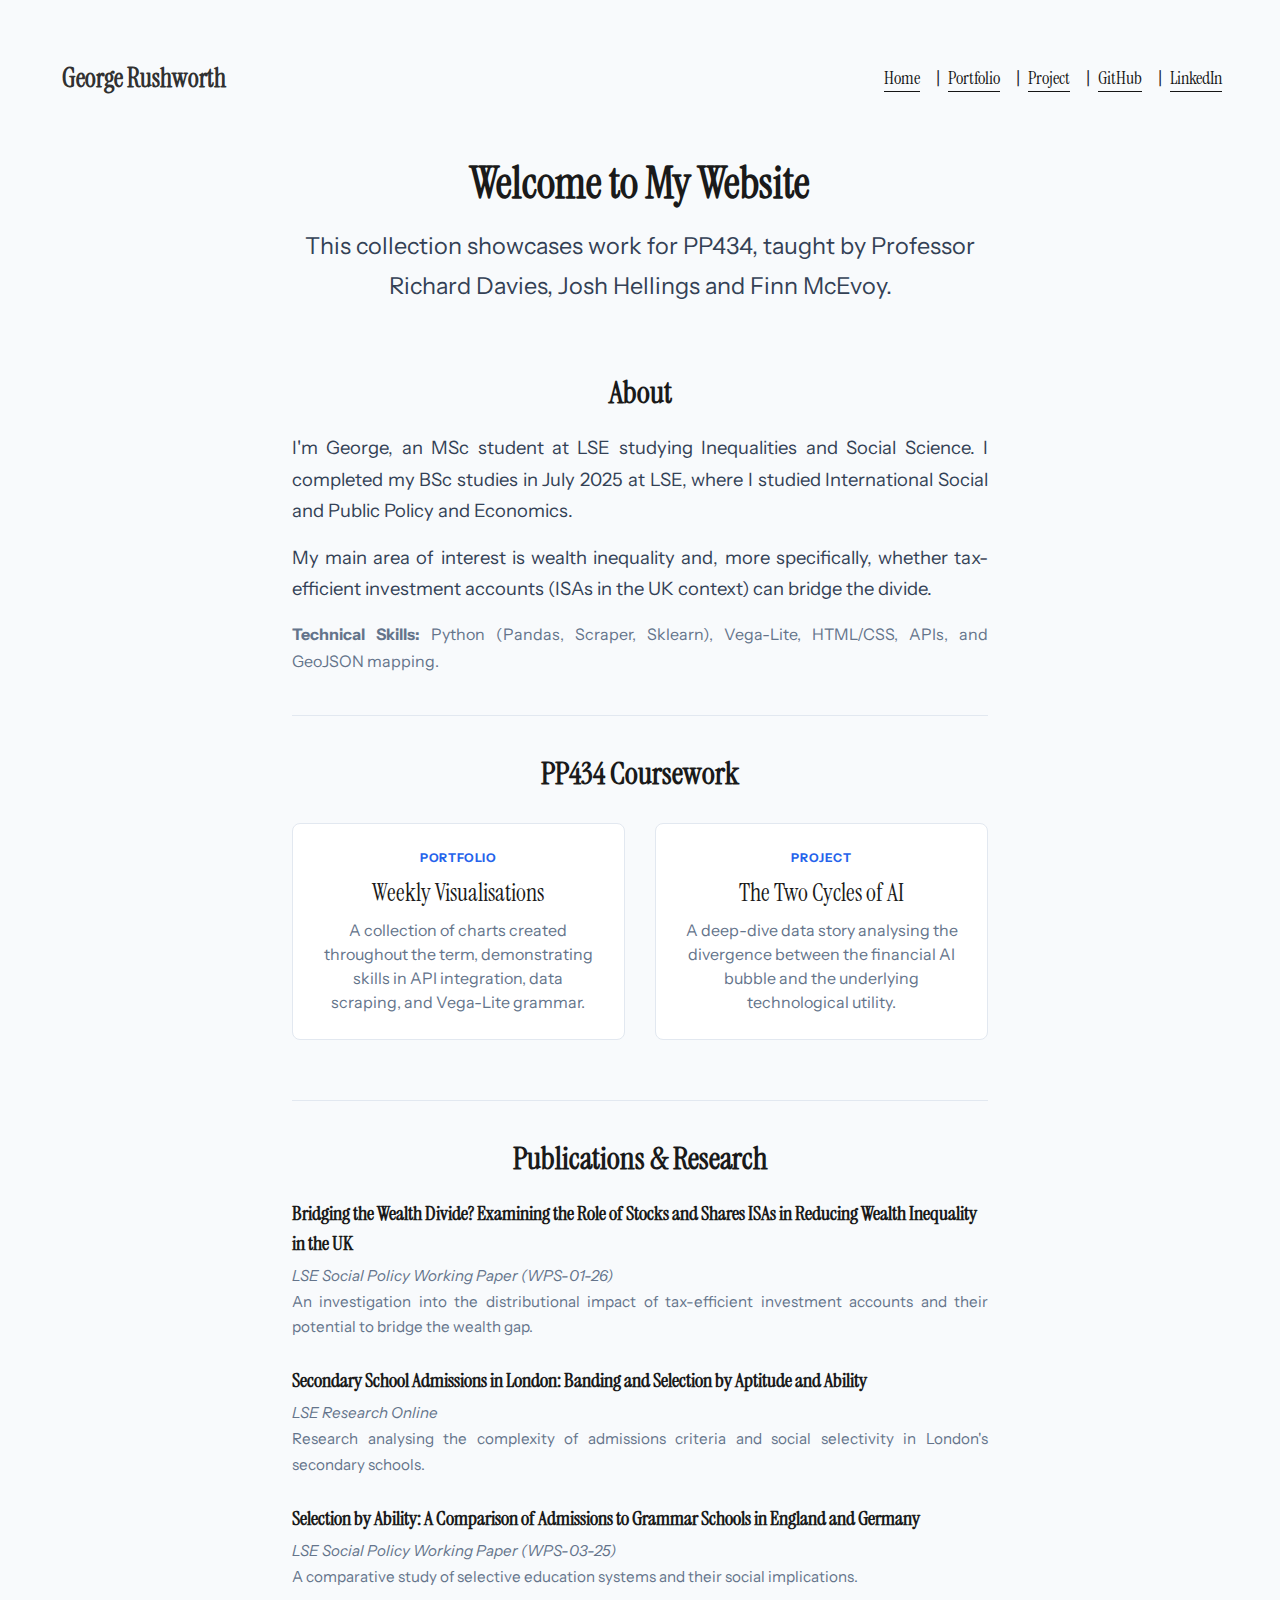
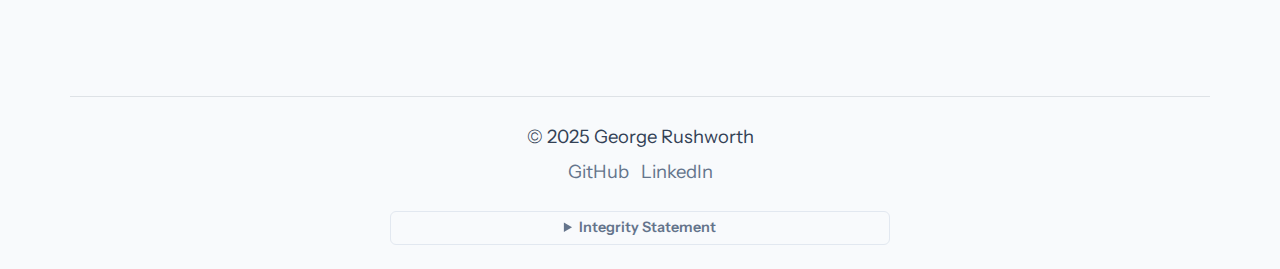
<file: index.html>
<!doctype html>
<html class="h-100" lang="en">

<head>
    <meta charset="utf-8">
    <meta name="viewport" content="width=device-width,initial-scale=1,shrink-to-fit=no">
    <title>Home | George Rushworth</title>
    
    <link href="https://fonts.googleapis.com/css2?family=Instrument+Sans:wght@400;600;700&family=Instrument+Serif:ital,wght@0,400;0,600;1,400;1,600&display=swap" rel="stylesheet">
    
    <link rel="stylesheet" href="theme.css">

    <link rel="icon" type="image/svg+xml" href="favicon.svg">
    <link rel="alternate icon" href="favicon.svg">
    
    <meta property="og:title" content="Home | George Rushworth">
    <meta property="og:description" content="A portfolio of data visualisation and economic analysis projects">
</head>

<body data-bs-spy="scroll" data-bs-target="#navScroll">

    <style>
        :root {
            --bs-body-font-family: 'Instrument Serif', serif;
            --bs-font-sans-serif: 'Instrument Sans', sans-serif;
            --accent-color: #2563eb;
            --text-grey: #64748b;
        }
        
        body {
            background-color: #F8FAFC;
            font-family: 'Instrument Sans', sans-serif !important;
        }
        
        /* --- HEADINGS: ALWAYS CENTERED --- */
        h1, h2, h3, h4, h5, h6, .display-large {
            font-family: 'Instrument Serif', serif !important;
            color: #1a1a1a;
            text-align: center !important;
        }

        .text-justify {
    text-align: justify;
    text-justify: inter-word; /* Helps spacing look cleaner */
}
        
        .navbar-brand, .navbar-brand span {
            font-family: 'Instrument Serif', serif !important;
        }
        
        nav a, nav a.link-fancy, .link-fancy, .display-6 {
            font-family: 'Instrument Serif', serif !important;
        }
        
        /* --- BODY TEXT: GLOBALLY JUSTIFIED --- */
       /* New Home Page CSS */
p, li, blockquote {
    font-family: 'Instrument Sans', sans-serif !important;
    font-size: 1.15rem;
    line-height: 1.7;
    color: #334155;
}
        }
        
        /* EXCEPTION: Footer text centered */
        footer p {
            text-align: center !important;
            font-size: 0.9rem;
        }

        footer, footer a {
            font-family: 'Instrument Sans', sans-serif !important;
            color: var(--text-grey) !important;
            text-decoration: none;
        }
        
        footer a:hover {
            color: var(--accent-color) !important;
        }
        
        /* --- TILE GRID STYLES --- */
        .chart-grid {
            display: grid;
            grid-template-columns: repeat(2, 1fr);
            gap: 30px;
            margin: 20px 0 60px 0;
        }
        
        @media (max-width: 768px) {
            .chart-grid {
                grid-template-columns: 1fr;
            }
        }

        /* --- PROJECT CARD STYLES --- */
        .project-card {
            background: #ffffff;
            border: 1px solid #e2e8f0;
            border-radius: 8px;
            padding: 25px;
            text-decoration: none;
            transition: transform 0.2s, box-shadow 0.2s, border-color 0.2s;
            display: flex;
            flex-direction: column;
            height: 100%;
            /* OVERRIDE: Force Center alignment for the cards */
            text-align: center !important; 
            align-items: center; /* Centers items horizontally in flex container */
        }

        .project-card:hover {
            transform: translateY(-5px);
            box-shadow: 0 10px 20px rgba(0,0,0,0.05);
            border-color: var(--accent-color);
        }

        .card-tag {
            font-family: 'Instrument Sans', sans-serif !important;
            font-size: 0.75rem;
            font-weight: 700;
            text-transform: uppercase;
            letter-spacing: 0.05em;
            color: var(--accent-color);
            margin-bottom: 12px;
            display: block;
            /* Tag is already centered by parent, but being safe */
            text-align: center !important; 
        }

        .project-card h4 {
            font-size: 1.5rem;
            color: #1a1a1a;
            margin: 0 0 10px 0;
            text-align: center !important;
        }

        /* OVERRIDE: Force card paragraphs to be centered, ignoring global justify */
        .project-card p {
            font-family: 'Instrument Sans', sans-serif !important;
            font-size: 1rem;
            color: #64748b;
            margin: 0;
            line-height: 1.5;
            text-align: center !important; 
        }
        
        /* Small separator line */
        .separator {
            border-top: 1px solid #e2e8f0;
            margin: 40px 0;
        }
    </style>

    <nav id="navScroll" class="navbar navbar-light py-vh-3 pb-0 px-vw-5" tabindex="0">
        <div class="container-fluid d-flex justify-content-between">
            <a class="navbar-brand pe-md-4 fs-4 text-center" href="index.html">
                <span class="ms-md-1 mt-1 fw-bolder me-md-5" style="font-family: 'Instrument Serif', serif !important;">George Rushworth</span>
            </a>
            <div class="d-flex align-items-center">
                <a href="index.html" aria-label="Home" class="fs-6 link-fancy me-2">Home</a>
                <span class="mx-2">|</span>
                <a href="portfolio.html" aria-label="Portfolio" class="fs-6 link-fancy me-2">Portfolio</a>
                <span class="mx-2">|</span>
                <a href="project.html" aria-label="Project" class="fs-6 link-fancy me-2">Project</a>
                <span class="mx-2">|</span>
                <a href="https://github.com/georgerushworth/georgerushworth.github.io" aria-label="GitHub" class="fs-6 link-fancy me-2">GitHub</a>
                <span class="mx-2">|</span>
                <a href="https://www.linkedin.com/in/grushworth/" aria-label="LinkedIn" class="fs-6 link-fancy">LinkedIn</a>
            </div>
        </div>
    </nav>

        <main class="container py-vh-3">

        <div class="row d-flex justify-content-center text-center">
            <div class="col-12 col-lg-10 col-xl-8">
<h1 class="display-large fw-bold">Welcome to My Website</h1>
                <p class="lead pt-2 py-vh-2">This collection showcases work for PP434, taught by Professor Richard Davies, Josh Hellings and Finn McEvoy.</p>
                         
        </div>

                <div class="row d-flex justify-content-center text-start">
                <div class="col-12 col-lg-10 col-xl-8 py-vh-2">
                    <h3 style="font-weight: bold; margin-bottom: 20px;">About</h3>


<div class="text-justify">
    <p>I'm George, an MSc student at LSE studying Inequalities and Social Science. I completed my BSc studies in July 2025 at LSE, where I studied International Social and Public Policy and Economics.</p>
    
    <p>My main area of interest is wealth inequality and, more specifically, whether tax-efficient investment accounts (ISAs in the UK context) can bridge the divide.</p>
    
    <p style="font-size: 1rem; color: #64748b;">
        <b>Technical Skills:</b> Python (Pandas, Scraper, Sklearn), Vega-Lite, HTML/CSS, APIs, and GeoJSON mapping.
    </p>
</div>

                    <div class="separator"></div>

                    <h3 style="font-weight: bold; margin-bottom: 30px;">PP434 Coursework</h3>

                    <div class="chart-grid">
                        <a href="portfolio.html" class="project-card">
                            <span class="card-tag">Portfolio</span>
                            <h4>Weekly Visualisations</h4>
                            <p>A collection of charts created throughout the term, demonstrating skills in API integration, data scraping, and Vega-Lite grammar.</p>
                        </a>

                        <a href="project.html" class="project-card">
                            <span class="card-tag">Project</span>
                            <h4>The Two Cycles of AI</h4>
                            <p>A deep-dive data story analysing the divergence between the financial AI bubble and the underlying technological utility.</p>
                        </a>
                    </div>

                    <div class="separator"></div>

    <h3 style="font-weight: bold; margin-bottom: 20px; text-align: center;">Publications & Research</h3>

<div style="text-align: left;">

  <div style="margin-bottom: 25px;">
        <a href="https://www.lse.ac.uk/asset-library/department-of-social-policy/Working-Paper-Series-2026/WPS-01-26-George-Rushworth.pdf" target="_blank" style="font-family: 'Instrument Serif', serif; font-size: 1.25rem; font-weight: 600; text-decoration: none; color: #1a1a1a; display: block;">
            Bridging the Wealth Divide? Examining the Role of Stocks and Shares ISAs in Reducing Wealth Inequality in the UK
        </a>
        <p class="text-justify" style="font-size: 0.95rem; margin-top: 5px; color: #64748b;">
            <i>LSE Social Policy Working Paper (WPS-01-26)</i><br>
            An investigation into the distributional impact of tax-efficient investment accounts and their potential to bridge the wealth gap.
        </p>

    </div>

    <div style="margin-bottom: 25px;">
        <a href="https://eprints.lse.ac.uk/127883/" target="_blank" style="font-family: 'Instrument Serif', serif; font-size: 1.25rem; font-weight: 600; text-decoration: none; color: #1a1a1a; display: block;">
            Secondary School Admissions in London: Banding and Selection by Aptitude and Ability
        </a>
        <p class="text-justify" style="font-size: 0.95rem; margin-top: 5px; color: #64748b;">
            <i>LSE Research Online</i><br>
            Research analysing the complexity of admissions criteria and social selectivity in London's secondary schools.
        </p>
    </div>

    <div style="margin-bottom: 25px;">
        <a href="https://www.lse.ac.uk/social-policy/Assets/Documents/PDF/working-paper-series/WPS-03-25.pdf" target="_blank" style="font-family: 'Instrument Serif', serif; font-size: 1.25rem; font-weight: 600; text-decoration: none; color: #1a1a1a; display: block;">
            Selection by Ability: A Comparison of Admissions to Grammar Schools in England and Germany
        </a>
        <p class="text-justify" style="font-size: 0.95rem; margin-top: 5px; color: #64748b;">
            <i>LSE Social Policy Working Paper (WPS-03-25)</i><br>
            A comparative study of selective education systems and their social implications.
        </p>
    </div>

</div>

                </div>
            </div>
        </div>
    </main>

<footer class="container py-4 border-top">
        <div class="row">
            <div class="col-12 text-center small">
                
                <p class="mb-1">© 2025 George Rushworth</p>
                
                <p class="mb-4">
                    <a href="https://github.com/georgerushworth/georgerushworth.github.io" class="me-2">GitHub</a> 
                    <a href="https://www.linkedin.com/in/grushworth/">LinkedIn</a>
                </p>

                <details style="
                    margin: 0 auto; 
                    max-width: 500px; 
                    border: 1px solid #e2e8f0; 
                    border-radius: 6px; 
                    background-color: #f8fafc;
                    padding: 5px;
                    cursor: pointer;
                ">
                    <summary style="
                        font-weight: 600; 
                        color: #64748b; 
                        font-size: 0.9rem; 
                        outline: none;
                        text-align: center;
                    ">
                        Integrity Statement
                    </summary>
                    
                    <p style="
                        margin-top: 10px; 
                        margin-bottom: 5px; 
                        font-size: 0.85rem; 
                        color: #64748b; 
                        text-align: center !important;
                    ">
                        I used generative AI tools to assist with troubleshooting Python errors and ensuring the visual styling remained consistent.
                    </p>
                </details>

            </div>
        </div>
    </footer>
    </footer>

</body>
</html>
</file>
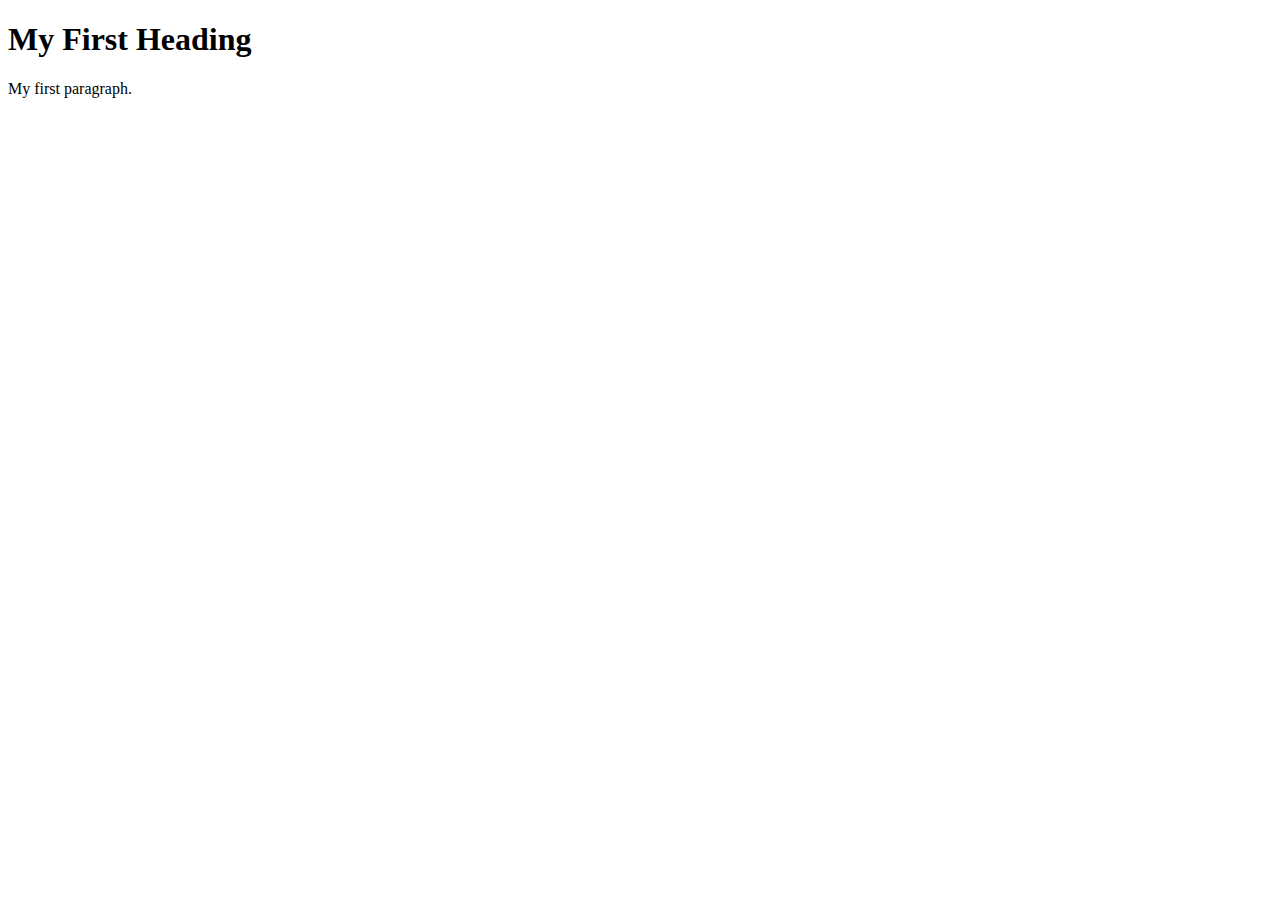
<file: Example1.html>
<!DOCTYPE html>
<html>

<!-- Richard Davies, Data Science -->

<!-- Commenting you code is vital, vital, vital -->
<!-- This is how you add comments to HTML -->

<!-- You can also include
multi - line comments
if you find that useful -->

<!-- To comment something out, use the short-cut CTRL & the "/" key (command + "/" on Mac)-->

<!-- HTML files have two fundamental parts. (1) The head, (2) The body -->

<!-- The head contains things that you do not see on the page -->

<head>
    <title>Page Title</title>
</head>

<!-- The body contains thigs you see -->
<!-- Most elements both open and close, with the content in the middle -->
<!-- Indenting is optional, but helps with readability -->
<body>
    <h1>My First Heading</h1>
    <p>My first paragraph.</p>
</body>
</html>
</file>
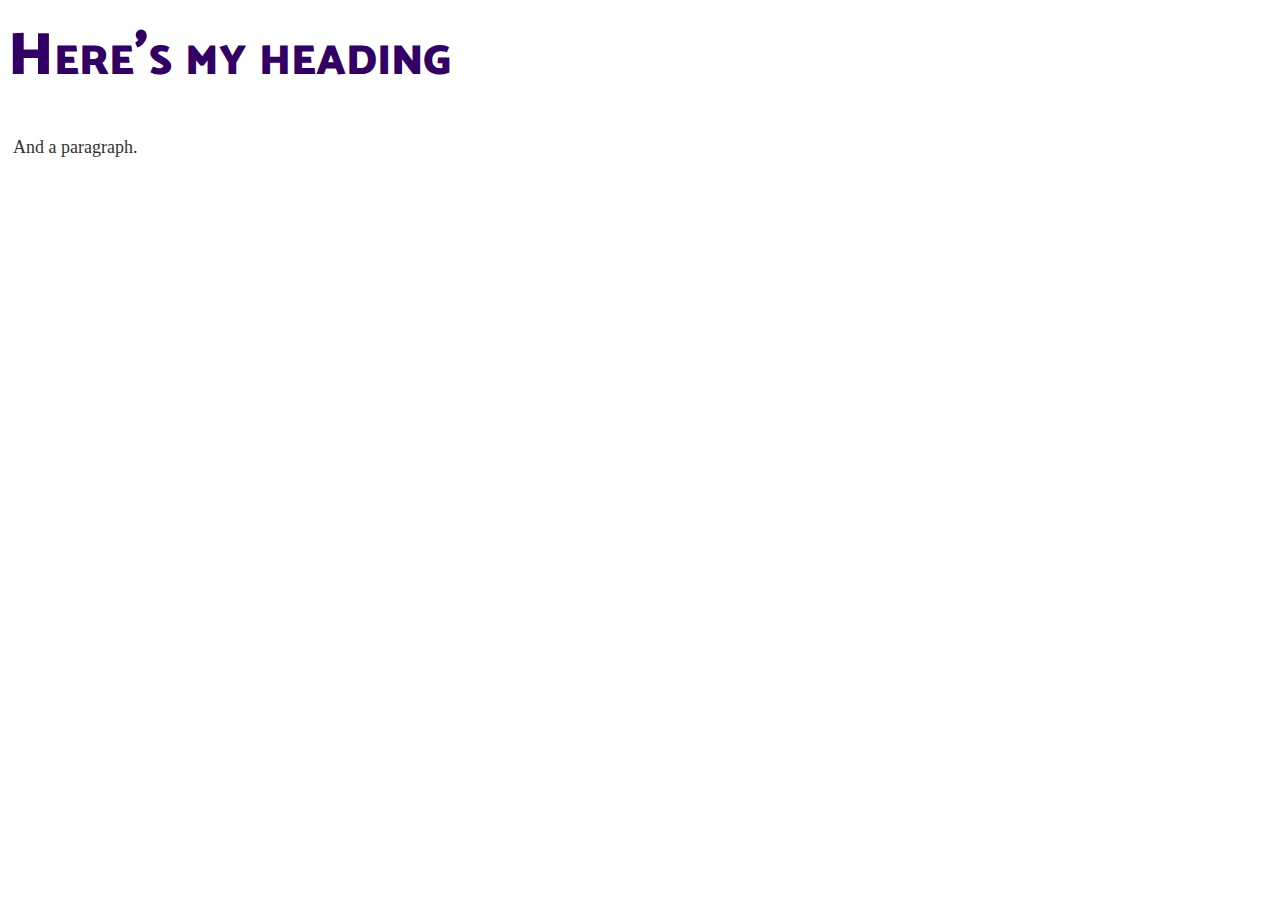
<file: Example2.html>
<!DOCTYPE html>

<!-- Richard Davies, Data Science -->

<html>

<head>
    <title>Richard's Second Example</title>

<!-- Link to my CSS file -->
<!-- The link needs to point to the CSS file, so it needs to be in the right place -->
    <link rel="stylesheet" href="Example2.css">
</head>


<body>

<h1>Here's my heading</h1>
<p>And a paragraph.</p>

</body>
</html>
</file>
<file: Example2.css>
/* Richard Davies */
/* Data Science */

/* This is a comment in CSS */

/* This is a 
multi line comment */

/* CSS files can be used to access e.g. fonts */
@import url('https://fonts.googleapis.com/css2?family=Catamaran:wght@900&display=swap');


/* Format my paragraph */
p {
	font-size: 18px;
	margin: 5px 5px;
	line-height: 22.4px;
	color: #323232;
}

/* Format my heading */
h1 {
	font-family: "Catamaran";
	font-variant: small-caps;
	font-size: 60px;
	color: #320064;
	font-weight: 900;
	margin: 0px 0px 30px 0px;
}
</file>
